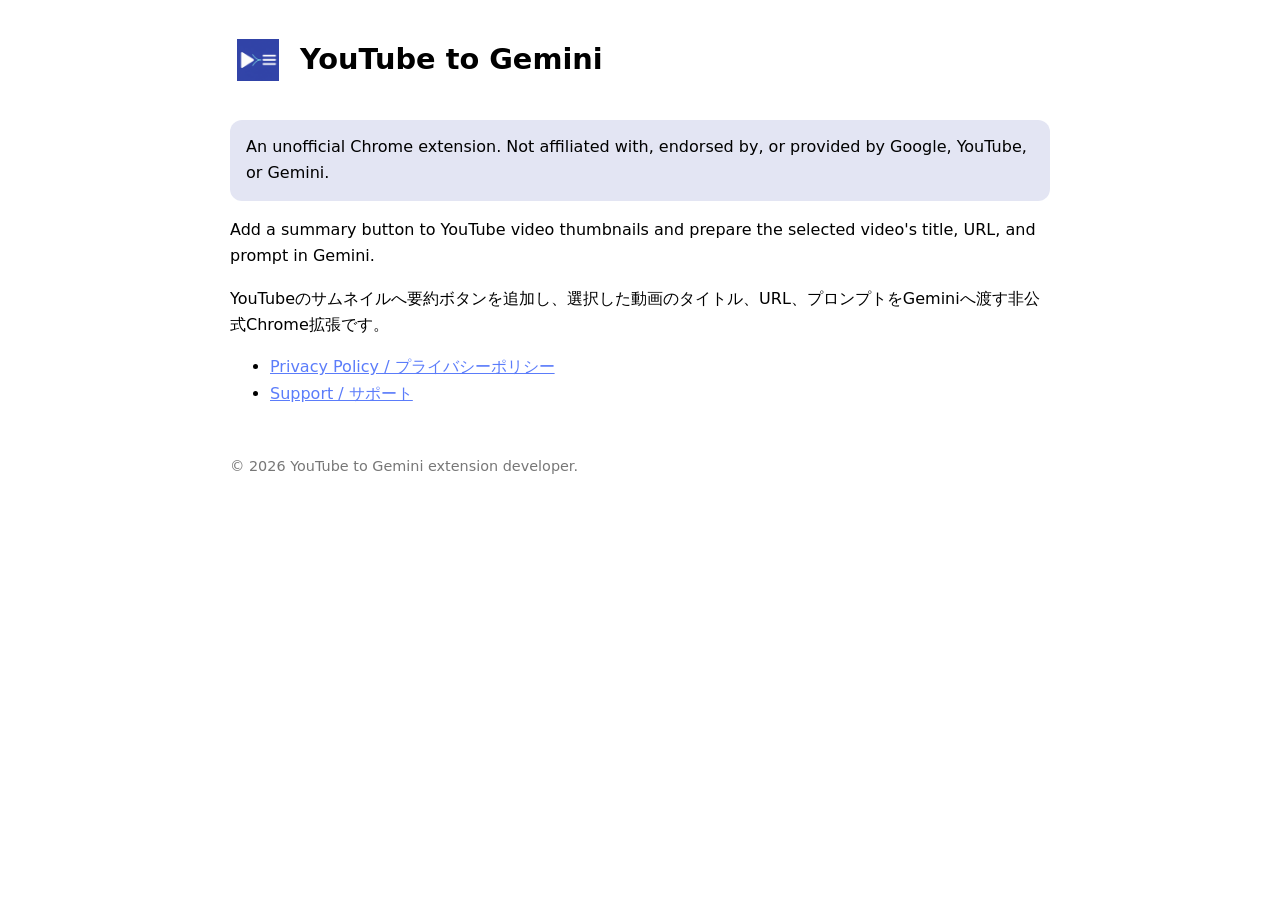
<file: docs/index.html>
<!doctype html>
<html lang="en">
  <head><meta charset="utf-8"><meta name="viewport" content="width=device-width,initial-scale=1"><title>YouTube to Gemini</title><link rel="stylesheet" href="styles.css"></head>
  <body>
    <header><img src="assets/icon-128.png" alt=""><h1>YouTube to Gemini</h1></header>
    <p class="notice">An unofficial Chrome extension. Not affiliated with, endorsed by, or provided by Google, YouTube, or Gemini.</p>
    <p>Add a summary button to YouTube video thumbnails and prepare the selected video's title, URL, and prompt in Gemini.</p>
    <p>YouTubeのサムネイルへ要約ボタンを追加し、選択した動画のタイトル、URL、プロンプトをGeminiへ渡す非公式Chrome拡張です。</p>
    <ul><li><a href="privacy.html">Privacy Policy / プライバシーポリシー</a></li><li><a href="support.html">Support / サポート</a></li></ul>
    <footer>© 2026 YouTube to Gemini extension developer.</footer>
  </body>
</html>
</file>
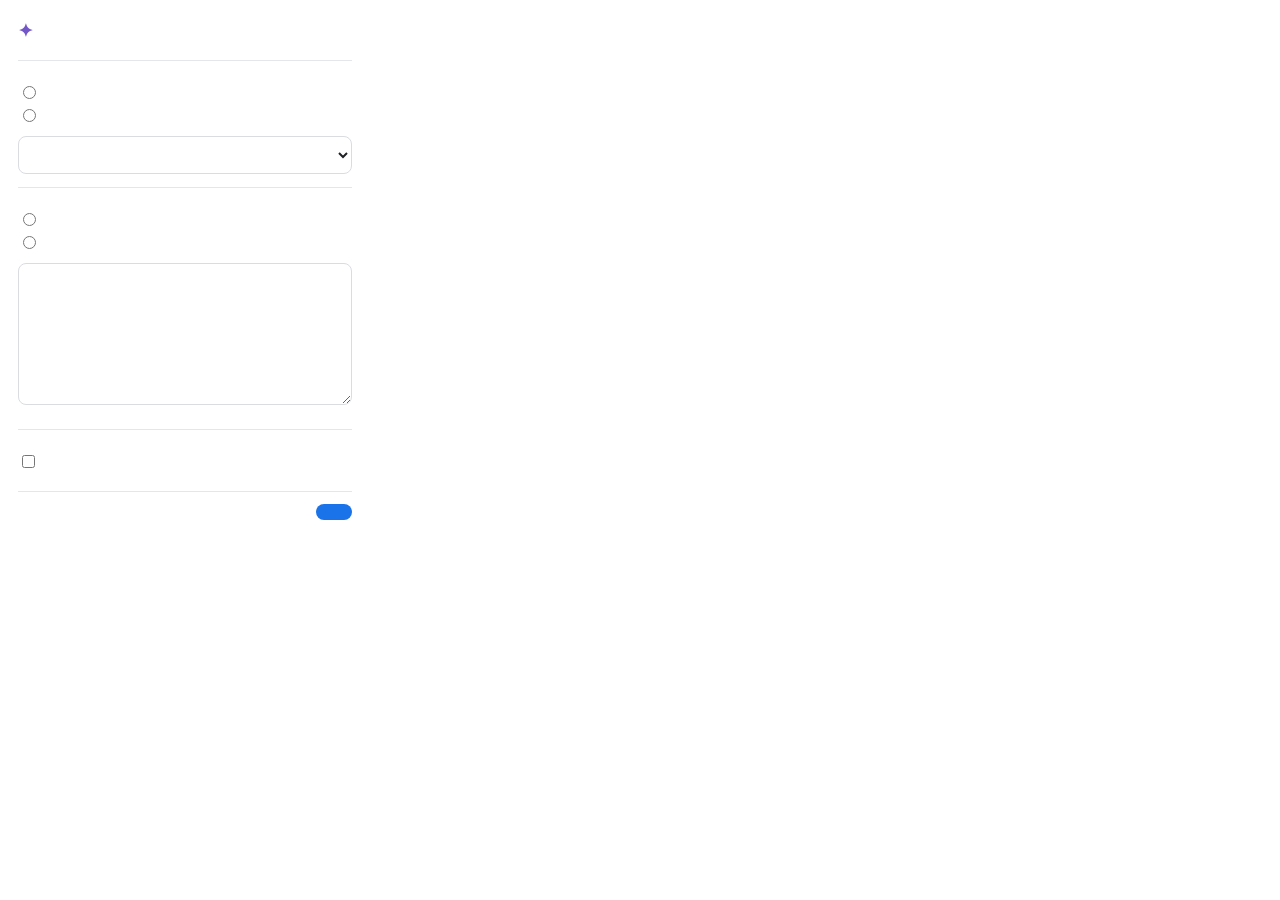
<file: popup.html>
<!doctype html>
<html>
  <head>
    <meta charset="utf-8">
    <meta name="viewport" content="width=device-width, initial-scale=1">
    <title>YouTube to Gemini</title>
    <link rel="stylesheet" href="popup.css">
  </head>
  <body>
    <main>
      <h1><span aria-hidden="true">✦</span> <span data-i18n="extensionName"></span></h1>
      <p class="intro" data-i18n="popupDescription"></p>

      <section>
        <h2 data-i18n="summaryLanguage"></h2>
        <label class="choice">
          <input type="radio" name="languageMode" value="browser">
          <span data-i18n="followBrowser"></span>
          <small id="detected-language"></small>
        </label>
        <label class="choice">
          <input type="radio" name="languageMode" value="manual">
          <span data-i18n="chooseLanguage"></span>
        </label>
        <select id="target-language" aria-label="Summary language"></select>
      </section>

      <section>
        <h2 data-i18n="promptHeading"></h2>
        <label class="choice">
          <input type="radio" name="promptMode" value="default">
          <span data-i18n="standardPrompt"></span>
        </label>
        <label class="choice">
          <input type="radio" name="promptMode" value="custom">
          <span data-i18n="customPrompt"></span>
        </label>
        <textarea id="custom-prompt" rows="6"></textarea>
        <small class="hint" data-i18n="promptHint"></small>
      </section>

      <section>
        <h2 data-i18n="sendingHeading"></h2>
        <label class="switch-row">
          <input id="auto-submit" type="checkbox">
          <span data-i18n="autoSubmit"></span>
        </label>
        <p class="warning" data-i18n="autoSubmitWarning"></p>
      </section>

      <div class="footer">
        <span id="status" role="status"></span>
        <button id="save" type="button" data-i18n="save"></button>
      </div>
    </main>
    <script src="popup.js"></script>
  </body>
</html>
</file>
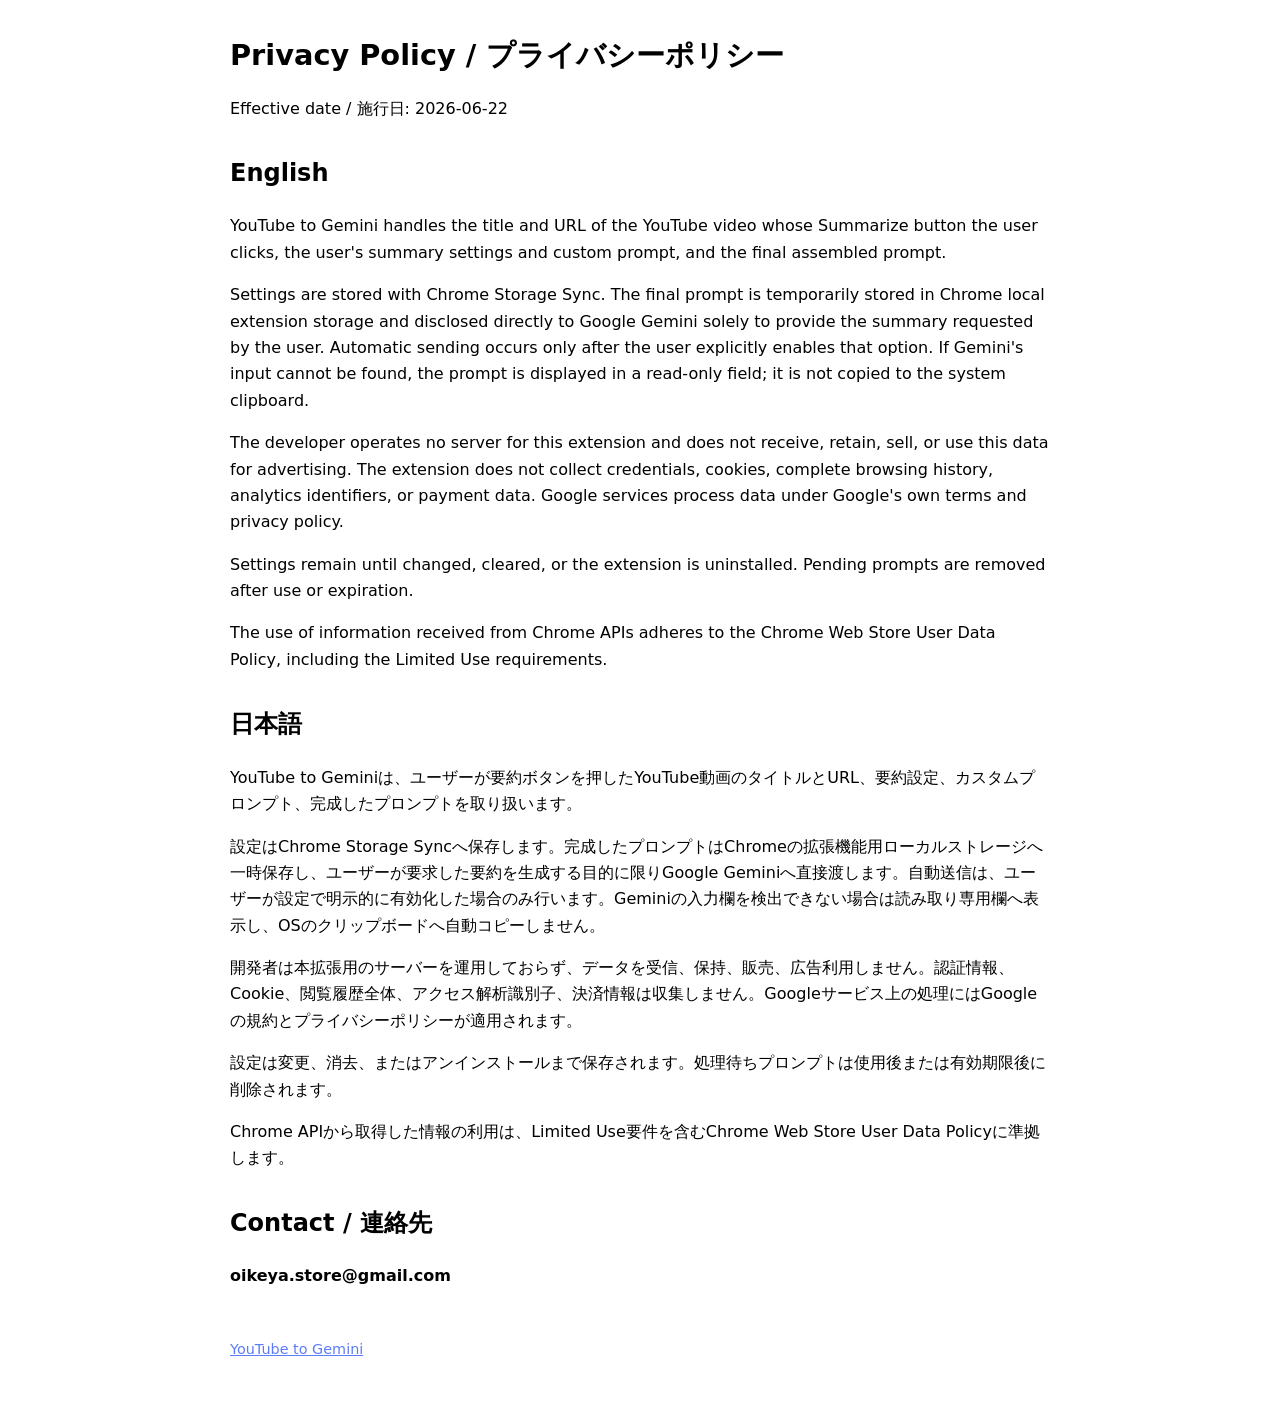
<file: docs/privacy.html>
<!doctype html>
<html lang="en">
  <head><meta charset="utf-8"><meta name="viewport" content="width=device-width,initial-scale=1"><title>Privacy Policy — YouTube to Gemini</title><link rel="stylesheet" href="styles.css"></head>
  <body>
    <h1>Privacy Policy / プライバシーポリシー</h1>
    <p>Effective date / 施行日: 2026-06-22</p>
    <h2>English</h2>
    <p>YouTube to Gemini handles the title and URL of the YouTube video whose Summarize button the user clicks, the user's summary settings and custom prompt, and the final assembled prompt.</p>
    <p>Settings are stored with Chrome Storage Sync. The final prompt is temporarily stored in Chrome local extension storage and disclosed directly to Google Gemini solely to provide the summary requested by the user. Automatic sending occurs only after the user explicitly enables that option. If Gemini's input cannot be found, the prompt is displayed in a read-only field; it is not copied to the system clipboard.</p>
    <p>The developer operates no server for this extension and does not receive, retain, sell, or use this data for advertising. The extension does not collect credentials, cookies, complete browsing history, analytics identifiers, or payment data. Google services process data under Google's own terms and privacy policy.</p>
    <p>Settings remain until changed, cleared, or the extension is uninstalled. Pending prompts are removed after use or expiration.</p>
    <p>The use of information received from Chrome APIs adheres to the Chrome Web Store User Data Policy, including the Limited Use requirements.</p>
    <h2>日本語</h2>
    <p>YouTube to Geminiは、ユーザーが要約ボタンを押したYouTube動画のタイトルとURL、要約設定、カスタムプロンプト、完成したプロンプトを取り扱います。</p>
    <p>設定はChrome Storage Syncへ保存します。完成したプロンプトはChromeの拡張機能用ローカルストレージへ一時保存し、ユーザーが要求した要約を生成する目的に限りGoogle Geminiへ直接渡します。自動送信は、ユーザーが設定で明示的に有効化した場合のみ行います。Geminiの入力欄を検出できない場合は読み取り専用欄へ表示し、OSのクリップボードへ自動コピーしません。</p>
    <p>開発者は本拡張用のサーバーを運用しておらず、データを受信、保持、販売、広告利用しません。認証情報、Cookie、閲覧履歴全体、アクセス解析識別子、決済情報は収集しません。Googleサービス上の処理にはGoogleの規約とプライバシーポリシーが適用されます。</p>
    <p>設定は変更、消去、またはアンインストールまで保存されます。処理待ちプロンプトは使用後または有効期限後に削除されます。</p>
    <p>Chrome APIから取得した情報の利用は、Limited Use要件を含むChrome Web Store User Data Policyに準拠します。</p>
    <h2>Contact / 連絡先</h2><p><strong>oikeya.store@gmail.com</strong></p>
    <footer><a href="index.html">YouTube to Gemini</a></footer>
  </body>
</html>
</file>
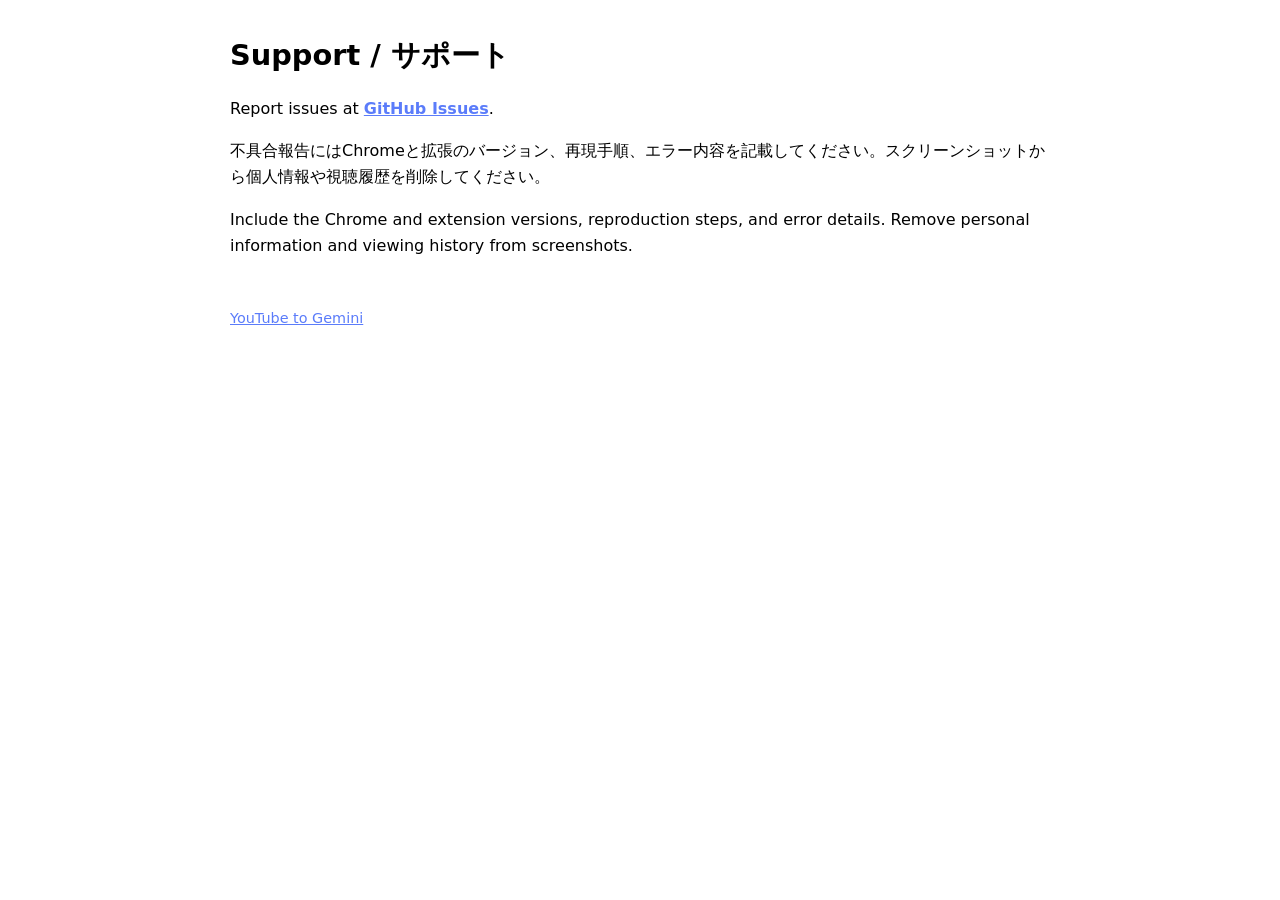
<file: docs/support.html>
<!doctype html>
<html lang="en">
  <head><meta charset="utf-8"><meta name="viewport" content="width=device-width,initial-scale=1"><title>Support — YouTube to Gemini</title><link rel="stylesheet" href="styles.css"></head>
  <body>
    <h1>Support / サポート</h1>
    <p>Report issues at <strong><a href="https://github.com/oikeya/chrome-plugin-youtube-to-gemini/issues">GitHub Issues</a></strong>.</p>
    <p>不具合報告にはChromeと拡張のバージョン、再現手順、エラー内容を記載してください。スクリーンショットから個人情報や視聴履歴を削除してください。</p>
    <p>Include the Chrome and extension versions, reproduction steps, and error details. Remove personal information and viewing history from screenshots.</p>
    <footer><a href="index.html">YouTube to Gemini</a></footer>
  </body>
</html>
</file>
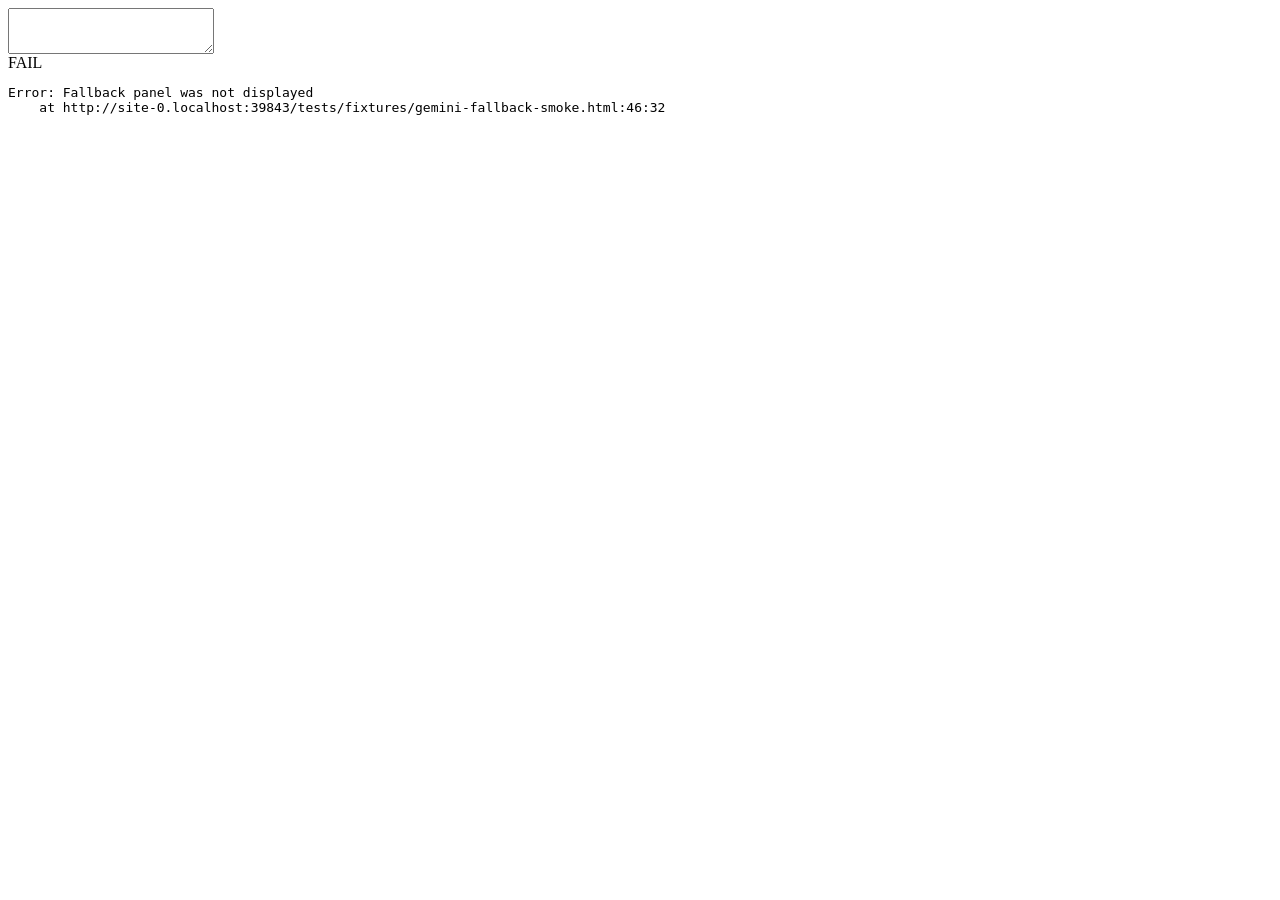
<file: tests/fixtures/gemini-fallback-smoke.html>
<!doctype html>
<html lang="en">
  <head>
    <meta charset="utf-8">
    <title>gemini.js fallback smoke test</title>
    <style>
      textarea { display: block; width: 200px; height: 40px; }
    </style>
    <script>
      window.testState = { removed: [] };
      window.chrome = {
        i18n: {
          getMessage: (key) => ({
            automationFailed: "Automation failed without copying the prompt."
          })[key] || key
        },
        storage: {
          local: {
            get: async (key) => ({
              [key]: {
                prompt: "Fallback prompt with a private video URL",
                autoSubmit: false,
                createdAt: Date.now()
              }
            }),
            remove: async (key) => { window.testState.removed.push(key); }
          }
        }
      };
    </script>
  </head>
  <body>
    <textarea id="broken-editor" aria-label="Prompt"></textarea>
    <div id="test-result">WAIT</div>
    <pre id="test-error"></pre>
    <script>
      document.querySelector("#broken-editor").focus = () => {
        throw new Error("Simulated Gemini editor failure");
      };
    </script>
    <script src="../../gemini.js"></script>
    <script>
      setTimeout(() => {
        try {
          const fallback = document.querySelector("[data-yt2gemini-fallback]");
          if (!fallback) throw new Error("Fallback panel was not displayed");
          const promptField = fallback.querySelector("textarea");
          if (promptField.value !== "Fallback prompt with a private video URL") {
            throw new Error("Fallback panel did not preserve the prompt");
          }
          if (!promptField.readOnly) throw new Error("Fallback prompt is not read-only");
          if ("clipboard" in window.testState) {
            throw new Error("Fallback attempted to use the clipboard");
          }
          if (!window.testState.removed.includes("geminiRequest:fallback-request")) {
            throw new Error("Failed request was not removed from storage");
          }
          document.querySelector("#test-result").textContent = "PASS";
        } catch (error) {
          document.querySelector("#test-result").textContent = "FAIL";
          document.querySelector("#test-error").textContent = error.stack || error.message;
        }
      }, 200);
    </script>
  </body>
</html>
</file>
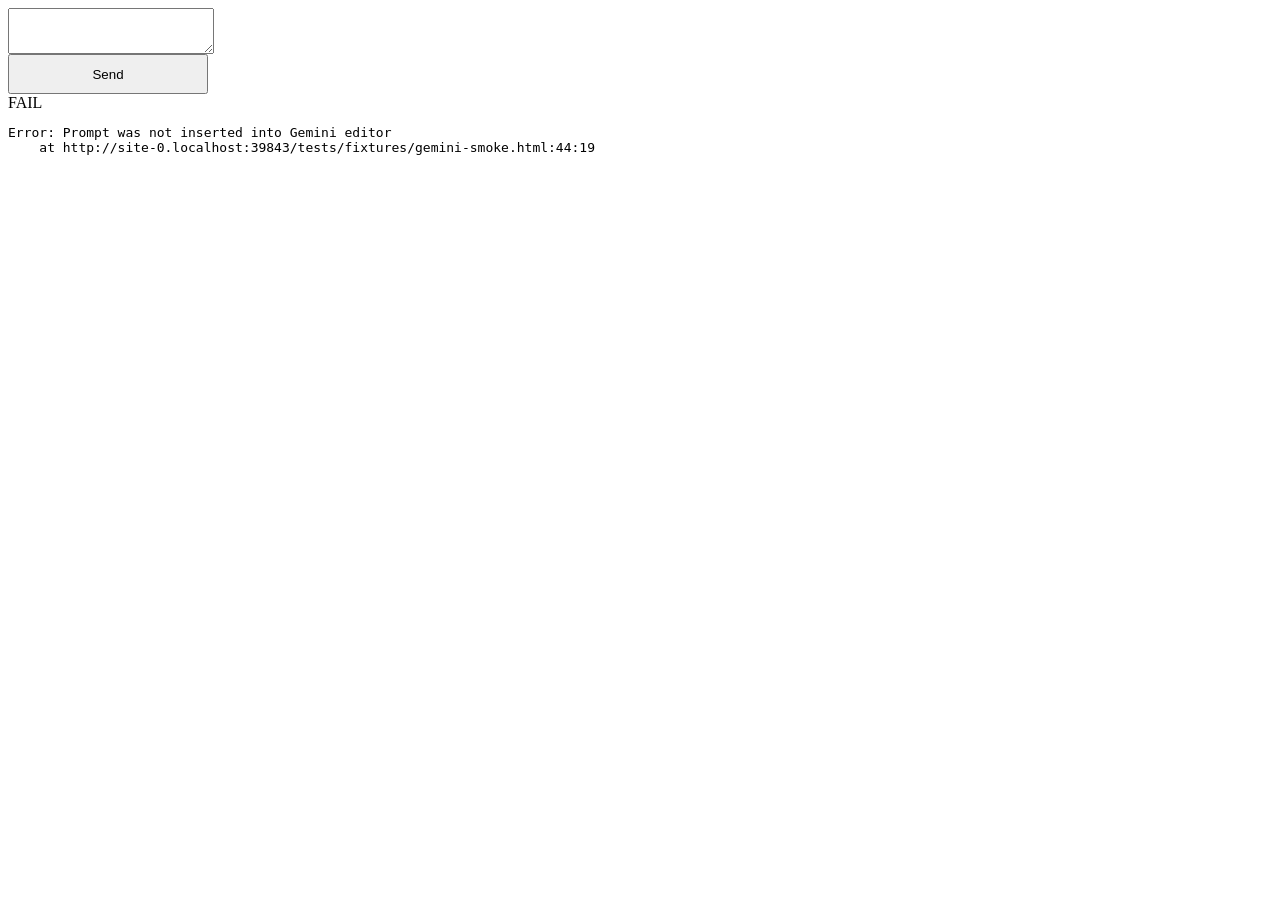
<file: tests/fixtures/gemini-smoke.html>
<!doctype html>
<html lang="en">
  <head>
    <meta charset="utf-8">
    <title>gemini.js smoke test</title>
    <style>
      textarea, button { display: block; width: 200px; height: 40px; }
    </style>
    <script>
      window.testState = { removed: [], sendClicks: 0 };
      window.chrome = {
        i18n: { getMessage: (key) => key },
        storage: {
          local: {
            get: async (key) => ({
              [key]: {
                prompt: "Summarize this video in Japanese",
                autoSubmit: true,
                createdAt: Date.now()
              }
            }),
            remove: async (key) => { window.testState.removed.push(key); }
          }
        }
      };
    </script>
  </head>
  <body>
    <textarea aria-label="Prompt"></textarea>
    <button aria-label="Send message">Send</button>
    <div id="test-result">WAIT</div>
    <pre id="test-error"></pre>
    <script>
      document.querySelector('button[aria-label="Send message"]').addEventListener("click", () => {
        window.testState.sendClicks += 1;
      });
    </script>
    <script src="../../gemini.js"></script>
    <script>
      setTimeout(() => {
        try {
          const prompt = document.querySelector("textarea").value;
          if (prompt !== "Summarize this video in Japanese") {
            throw new Error("Prompt was not inserted into Gemini editor");
          }
          if (window.testState.sendClicks !== 1) {
            throw new Error("Send button was not clicked exactly once");
          }
          if (!window.testState.removed.includes("geminiRequest:smoke-request")) {
            throw new Error("Processed request was not removed from storage");
          }
          if (new URL(location.href).searchParams.has("yt2gemini")) {
            throw new Error("Request ID remained in the URL");
          }
          document.querySelector("#test-result").textContent = "PASS";
        } catch (error) {
          document.querySelector("#test-result").textContent = "FAIL";
          document.querySelector("#test-error").textContent = error.stack || error.message;
        }
      }, 200);
    </script>
  </body>
</html>
</file>
<file: docs/styles.css>
:root { color-scheme: light dark; font-family: system-ui, sans-serif; line-height: 1.65; }
body { max-width: 820px; margin: 0 auto; padding: 32px 20px 64px; }
header { display: flex; align-items: center; gap: 14px; margin-bottom: 32px; }
header img { width: 56px; height: 56px; }
h1 { margin: 0; font-size: 1.8rem; }
h2 { margin-top: 2rem; }
a { color: #5b7cfa; }
.notice { padding: 14px 16px; border-radius: 12px; background: color-mix(in srgb, #3949ab 14%, transparent); }
footer { margin-top: 48px; color: #777; font-size: .9rem; }
</file>
<file: popup.css>
:root { color-scheme: light dark; }
body { margin: 0; width: 370px; background: #fff; color: #202124; font: 14px/1.45 Arial, sans-serif; }
main { padding: 18px; }
h1 { margin: 0 0 6px; font-size: 18px; }
h1 > span:first-child { color: #7356c8; }
.intro { margin: 0 0 16px; color: #5f6368; }
section { padding: 13px 0; border-top: 1px solid #e4e6e9; }
h2 { margin: 0 0 9px; font-size: 14px; }
.choice, .switch-row { display: flex; align-items: center; gap: 7px; margin: 7px 0; }
.choice small { color: #5f6368; }
select, textarea { box-sizing: border-box; width: 100%; margin-top: 7px; padding: 9px; border: 1px solid #dadce0; border-radius: 8px; background: #fff; color: #202124; font: inherit; }
textarea { resize: vertical; }
select:disabled, textarea:disabled { opacity: .55; }
.hint { display: block; margin-top: 6px; color: #5f6368; }
.warning { margin: 6px 0 0; color: #b06000; font-size: 12px; }
.footer { display: flex; align-items: center; justify-content: space-between; padding-top: 12px; border-top: 1px solid #e4e6e9; }
#status { color: #188038; font-size: 12px; }
#save { padding: 8px 18px; border: 0; border-radius: 999px; color: #fff; background: #1a73e8; font-weight: 600; cursor: pointer; }
#save:hover { background: #185abc; }
@media (prefers-color-scheme: dark) {
  body { background: #202124; color: #e8eaed; }
  .intro, .choice small, .hint { color: #bdc1c6; }
  section, .footer { border-color: #4a4c50; }
  select, textarea { border-color: #5f6368; background: #292a2d; color: #e8eaed; }
  .warning { color: #fdd663; }
}
</file>
